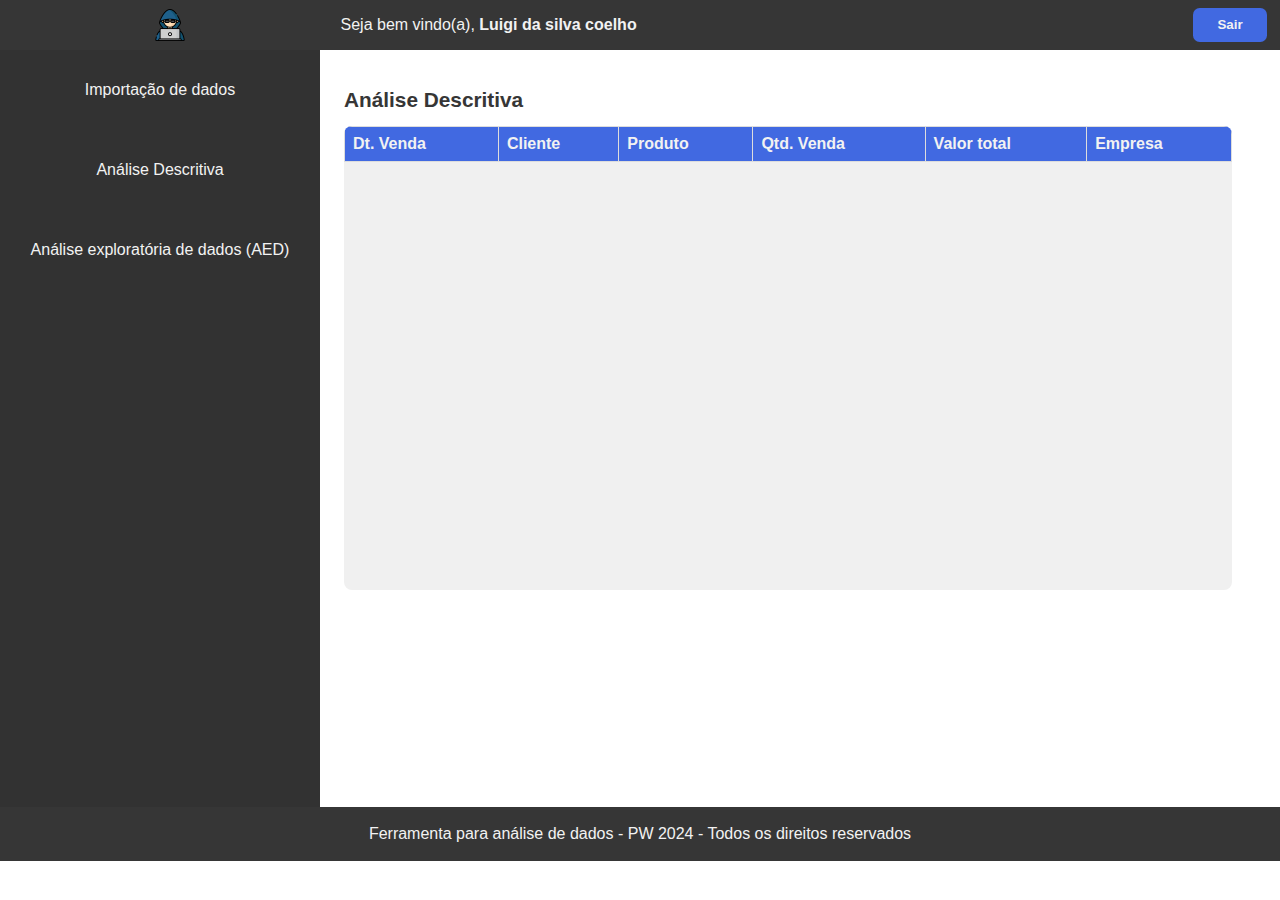
<file: Projeto-pwnb/pages/analiseDescritiva/index.html>
<!DOCTYPE html>
<html lang="en">
<head>
    <meta charset="UTF-8">
    <meta name="viewport" content="width=device-width, initial-scale=1.0">
    <link rel="stylesheet" href="index.css">
    <link rel="shortcut icon" href="/Projeto-pwnb/assets/logo.png" type="image/x-icon">
    <script type="module" src="/Projeto-pwnb/lib/lib.js"></script>
    <title>DataScript Analytics</title>
</head>
<body>
    <wc-header user="Luigi da silva coelho"></wc-header>
    <div>
        <wc-menu></wc-menu>
        <wc-content titleContent="Análise Descritiva">
            <wc-table></wc-table>
        </wc-content>
    </div>
    <script>
        setTimeout(() => {
            const vendas = JSON.parse(localStorage.getItem("vendas"));
            if (vendas == null) {
                alert('Não há dados a serem analisados, insira na tela de importação de dados');   
            }
        }, 200);
    </script>
    <wc-footer></wc-footer>
</body>
</html>
</file>
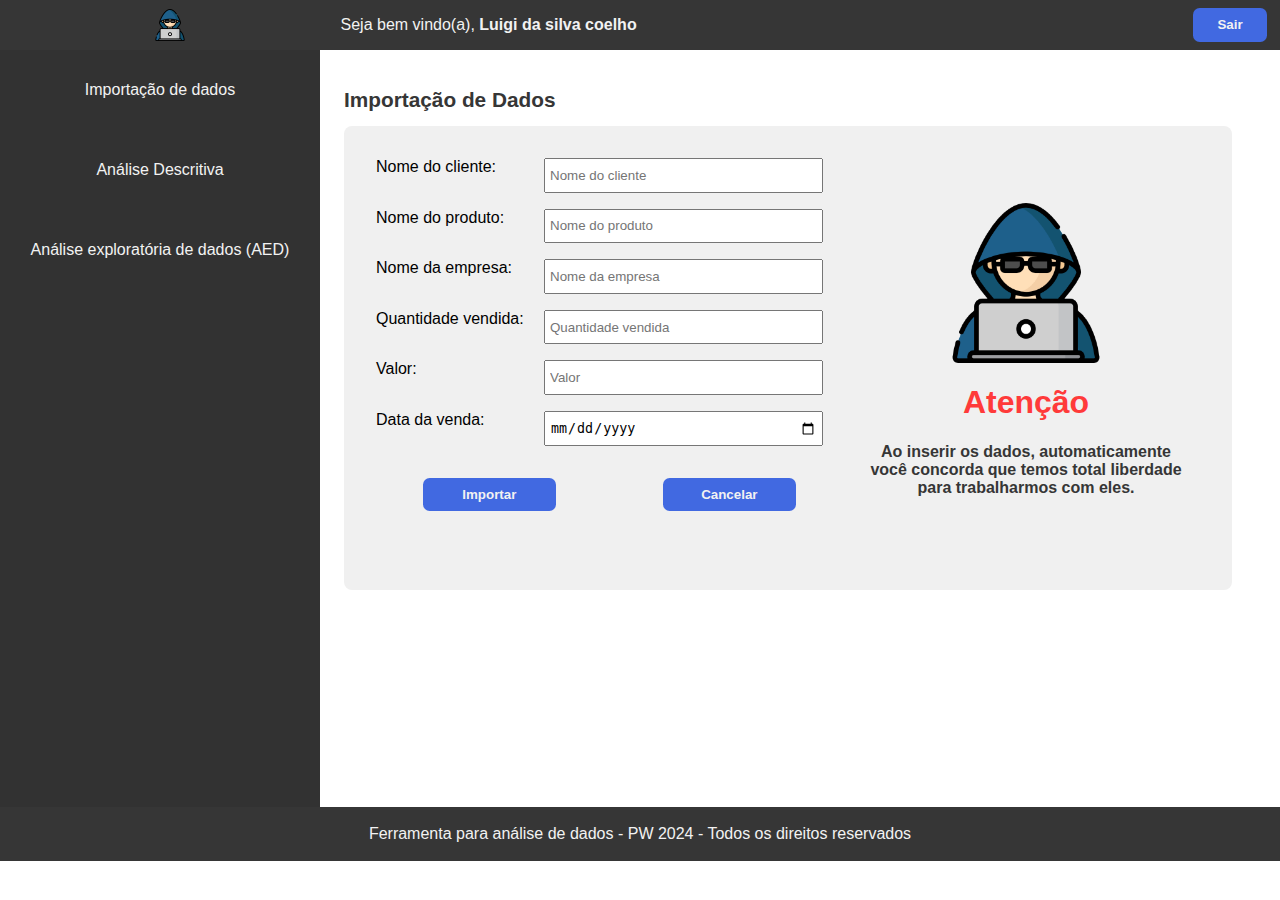
<file: Projeto-pwnb/pages/importacaoDados/index.html>
<!DOCTYPE html>
<html lang="en">
<head>
    <meta charset="UTF-8">
    <meta name="viewport" content="width=device-width, initial-scale=1.0">
    <link rel="stylesheet" href="index.css">
    <link rel="shortcut icon" href="/Projeto-pwnb/assets/logo.png" type="image/x-icon">
    <script type="module" src="/Projeto-pwnb/lib/lib.js"></script>
    <script src="./index.js"></script>
    <title>DataScript Analytics</title>
</head>
<body>
    <wc-header user="Luigi da silva coelho"></wc-header>
    <div>
        <wc-menu></wc-menu>
        <wc-content css="display: flex; flex-direction: row" titleContent="Importação de Dados">
            <form id="formulario" class="container-inputs">
                <wc-input name="cliente"    campo="Nome do cliente"    type="" min="0"></wc-input>
                <wc-input name="produto"    campo="Nome do produto"    type=""></wc-input>
                <wc-input name="empresa"    campo="Nome da empresa"    type=""></wc-input>
                <wc-input name="qtdVenda"   campo="Quantidade vendida" type="number"></wc-input>
                <wc-input name="valorTotal" campo="Valor"              type="number" min="0" max="100000"></wc-input>
                <wc-input name="dataVenda"  campo="Data da venda"      type="date"></wc-input>
                <div class="container-buttons">
                    <button name="importar"> Importar </button>
                    <button name="cancelar"> Cancelar </button>
                </div>
            </form>
            <div class="termo-dados">
                <img src="/Projeto-pwnb/assets/logo.png" alt="logo empresa" />
                <h1>Atenção</h1>
                <p>Ao inserir os dados, automaticamente você concorda que temos total liberdade para trabalharmos com eles.</p>
            </div>
            <script>
                document.getElementById('formulario').addEventListener('submit', function(event) {
                    event.preventDefault();

                    var botaoSelecionado = document.activeElement;
                    if (botaoSelecionado.name == "importar") {
                        importar();
                    } else {
                        limpar();
                    }
                });
            </script>
        </wc-content>
    </div>
    <wc-footer></wc-footer>
</body>
</html>
</file>
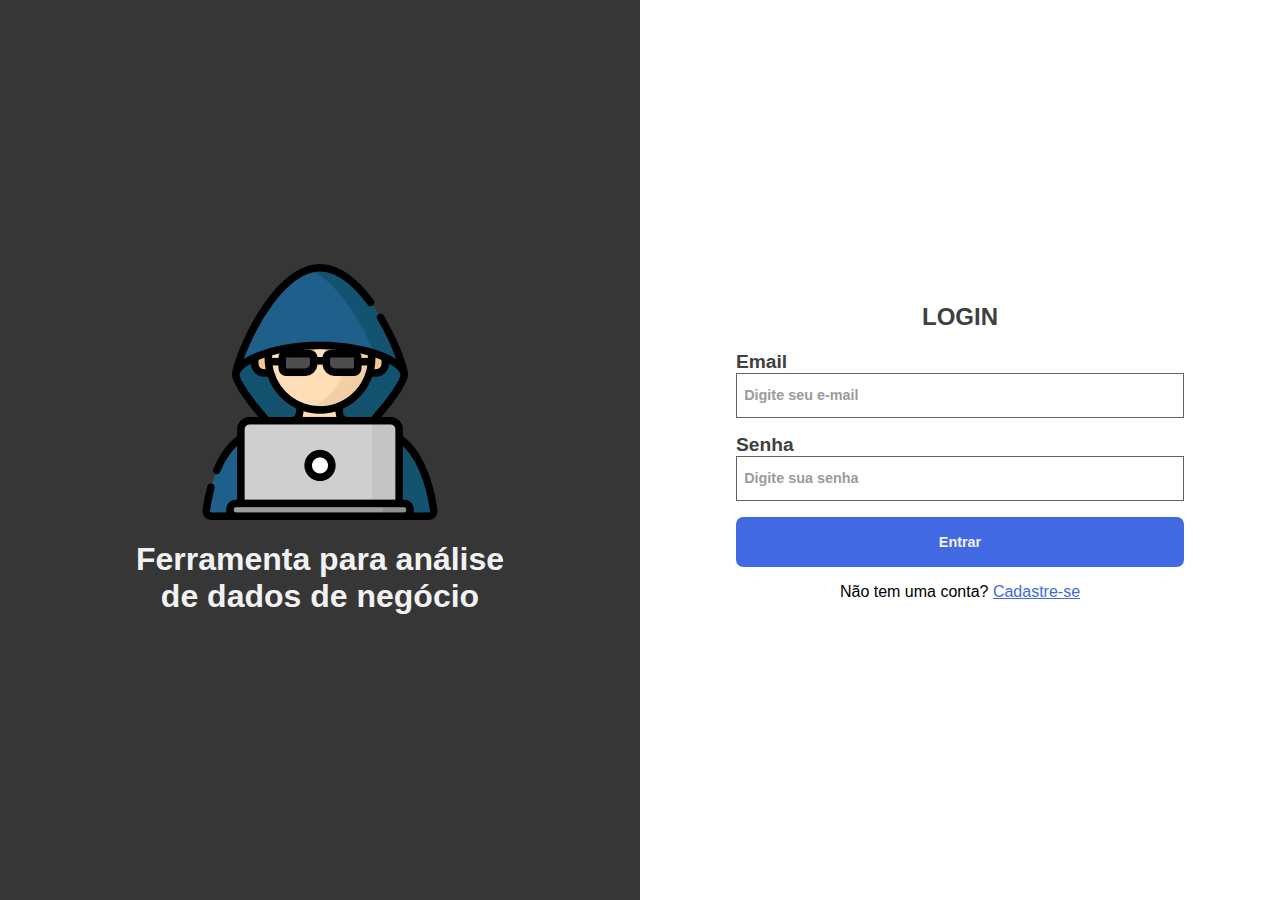
<file: Projeto-pwnb/pages/login/index.html>
<!DOCTYPE html>
<html lang="en">

<head>
    <meta charset="UTF-8">
    <meta name="viewport" content="width=device-width, initial-scale=1.0">
    <link rel="stylesheet" href="index.css">
    <script type="module" src="/Projeto-pwnb/lib/lib.js"> </script>
    <link rel="shortcut icon" href="/Projeto-pwnb/assets/logo.png" type="image/x-icon">
    <title>DataScript Analytics</title>
</head>

<body>
    <main>
        <wc-parte-preta-login></wc-parte-preta-login>
        <wc-parte-branca-login></wc-parte-branca-login>
    </main>
</body>

</html>
</file>
<file: Projeto-pwnb/pages/analiseDescritiva/index.css>
* {
    font-family: sans-serif;
}

body {
    margin: 0px;
}

div {
    display: flex;
    flex-direction: row;
    height: 85.1vh;
}

@media(max-width: 1366px) {
    div {
        height: 84.1vh;
    }
}
</file>
<file: Projeto-pwnb/pages/importacaoDados/index.css>
* {
    font-family: sans-serif;
}

body {
    margin: 0px;
}

div {
    display: flex;
    flex-direction: row;
    height: 85.1vh;
}

.container-inputs {
    display: flex;
    flex-direction: column;

    width: 50%;
    margin: 2em 0em 0em 2em;
}

.container-buttons {
    display: flex;
    flex-direction: row;
    justify-content: space-around;
    
    width: 30em;
    height: 3em;
    
    margin: 1em 0em 0em 0em;
}

button {
    background-color: #4169E1;
    font-weight: bold;
    color: #f2f2f2;

    height: 2.5em;
    width: 10em;
    margin-right: 1em;

    border: none;
    border-radius: 0.5em;
}

button:hover {
    background-color: #537eff;
    cursor: pointer;
}

.termo-dados {
    display: flex;
    flex-direction: column;
    justify-content: center;
    align-items: center;
    
    height: 28em;
    width: 50%;
}

img {
    height: 10em;
    width: 10em;
}

h1 {
    color: #ff3a3a;
}

p {
    width: 80%;
    text-align: center;
    font-weight: bold;
    color: #363636;
    margin: 0px;
}

@media(max-width: 1366px) {
    div {
        height: 84.1vh;
    }
}
</file>
<file: Projeto-pwnb/pages/login/index.css>
* {
    font-family: sans-serif;
}

body {
    margin: 0px;
}

main {
    display: flex;
    flex-direction: row;
}
</file>
